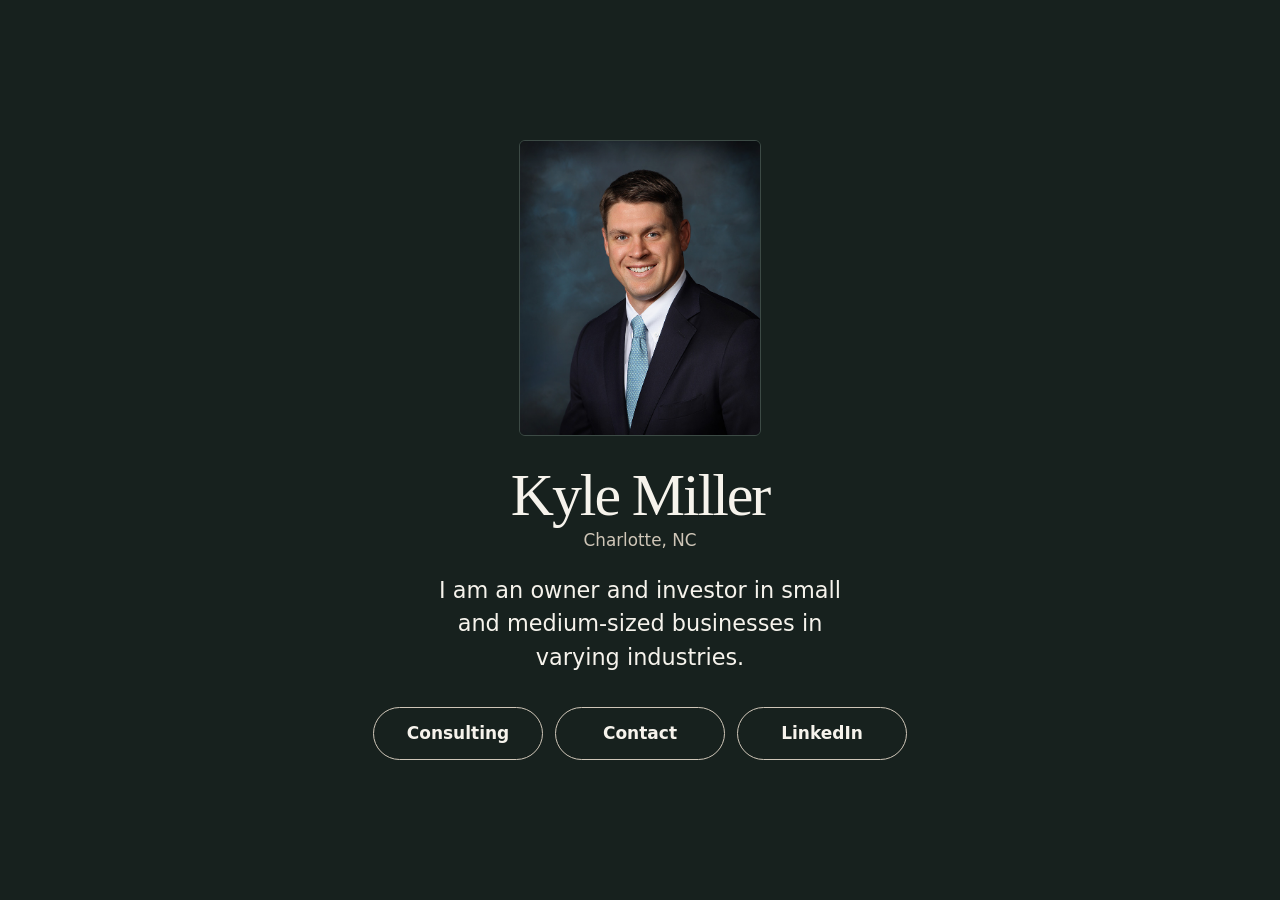
<file: index.html>
<!DOCTYPE html>
<html lang="en">
  <head>
    <meta charset="utf-8">
    <meta name="viewport" content="width=device-width, initial-scale=1">
    <title>Kyle Miller</title>
    <meta name="description" content="Kyle Miller is an owner and investor in small and medium-sized businesses in varying industries, based in Charlotte, NC.">
    <link rel="canonical" href="https://kdmhq.com/">
    <meta property="og:type" content="website">
    <meta property="og:title" content="Kyle Miller">
    <meta property="og:description" content="Kyle Miller is an owner and investor in small and medium-sized businesses in varying industries, based in Charlotte, NC.">
    <meta property="og:image" content="https://kdmhq.com/kyle-miller.jpg">
    <meta property="og:url" content="https://kdmhq.com/">
    <meta name="twitter:card" content="summary_large_image">
    <link rel="icon" href="favicon.svg" type="image/svg+xml">
    <link rel="apple-touch-icon" href="apple-touch-icon.png">
    <link rel="stylesheet" href="styles.css">
    <style>
      body.home { margin: 0; min-height: 100vh; background: var(--rail); display: flex; align-items: center; justify-content: center; }
      .home main { width: 100%; max-width: 40rem; padding: 3rem 1.5rem; box-sizing: border-box; text-align: center; color: var(--rail-ink); }
      .home img { width: 15rem; max-width: 70%; height: auto; border-radius: 6px; border: 1px solid var(--rail-line); }
      .home h1 { font-family: var(--font-display); font-weight: 400; font-size: clamp(2.5rem, 7vw, 3.75rem); margin: 1.5rem 0 0.25rem; }
      .home .where { color: var(--rail-muted); font-size: 1.05rem; margin: 0 0 1.25rem; }
      .home .intro { font-size: clamp(1.15rem, 2.6vw, 1.4rem); line-height: 1.5; margin: 0 auto 2rem; max-width: 32rem; }
      .home nav { display: flex; flex-wrap: wrap; gap: 0.75rem; justify-content: center; }
      .home nav a { display: inline-block; min-width: 8rem; padding: 0.75rem 1.25rem; border: 1px solid var(--rail-muted); border-radius: 999px; color: var(--rail-ink); text-decoration: none; font-weight: 600; }
      .home nav a:hover, .home nav a:focus-visible { background: var(--paper); color: var(--rail); }
    </style>
  </head>
  <body class="home">
    <main>
      <img src="kyle-miller.jpg" alt="Kyle Miller" width="675" height="825" fetchpriority="high">
      <h1>Kyle Miller</h1>
      <p class="where">Charlotte, NC</p>
      <p class="intro">I am an owner and investor in small and medium-sized businesses in varying industries.</p>
      <nav aria-label="Primary">
        <a href="consulting/">Consulting</a>
        <a href="contact/">Contact</a>
        <a href="https://www.linkedin.com/in/kylemillerclt">LinkedIn</a>
      </nav>
    </main>
  </body>
</html>
</file>
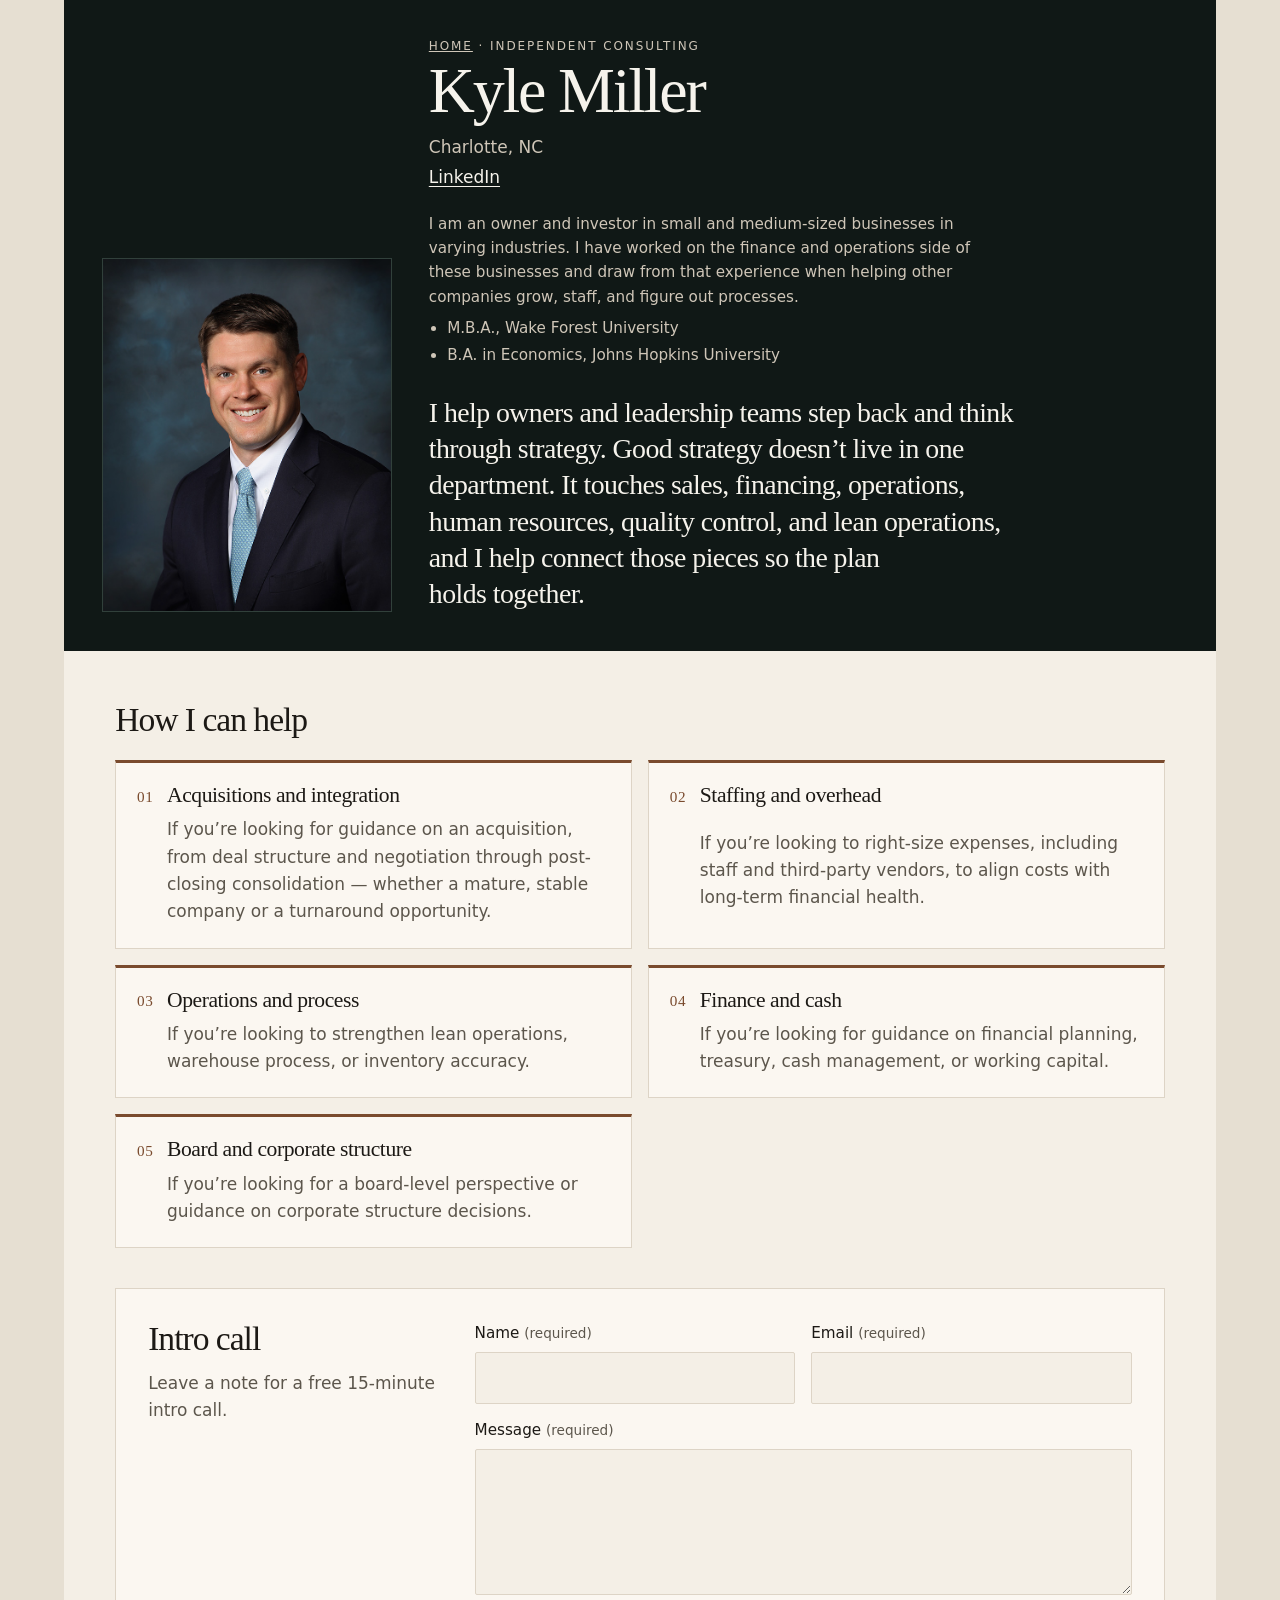
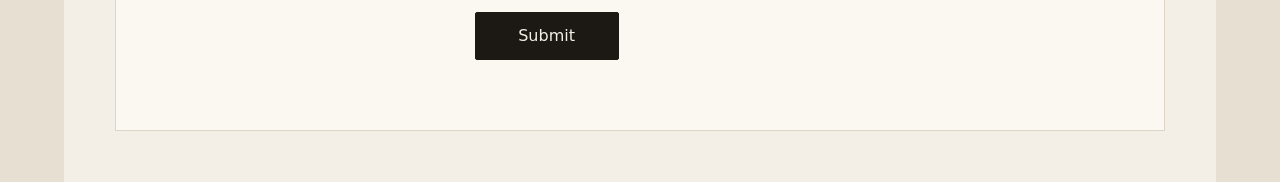
<file: consulting/index.html>
<!DOCTYPE html>
<html lang="en">
  <head>
    <meta charset="utf-8">
    <meta name="viewport" content="width=device-width, initial-scale=1">
    <title>Kyle Miller: CFO, Owner &amp; Investor, Consulting</title>
    <meta name="description" content="Kyle Miller is an owner and investor in small and medium-sized businesses who draws on finance and operations experience to help companies grow, staff, and improve processes.">
    <link rel="canonical" href="https://kdmhq.com/consulting/">
    <meta property="og:type" content="website">
    <meta property="og:title" content="Kyle Miller: CFO, Owner &amp; Investor, Consulting">
    <meta property="og:description" content="Kyle Miller is an owner and investor in small and medium-sized businesses who draws on finance and operations experience to help companies grow, staff, and improve processes.">
    <meta property="og:image" content="https://kdmhq.com/kyle-miller.jpg">
    <meta property="og:url" content="https://kdmhq.com/consulting/">
    <meta name="twitter:card" content="summary_large_image">
    <link rel="icon" href="../favicon.svg" type="image/svg+xml">
    <link rel="apple-touch-icon" href="../apple-touch-icon.png">
    <link rel="stylesheet" href="../styles.css">
  </head>
  <body>
    <div class="page">
      <header class="hero">
        <img src="../kyle-miller.jpg" alt="Kyle Miller" width="675" height="825" fetchpriority="high">
        <div class="hero-copy">
          <p class="kicker"><a href="../" style="color: inherit;">Home</a> · Independent consulting</p>
          <h1>Kyle Miller</h1>
          <p class="where">Charlotte, NC</p>
          <p class="profile"><a href="https://www.linkedin.com/in/kylemillerclt">LinkedIn</a></p>
          <p class="credentials">I am an owner and investor in small and medium-sized businesses in varying industries. I have worked on the finance and operations side of these businesses and draw from that experience when helping other companies grow, staff, and figure out processes.</p>
          <ul class="degrees">
            <li>M.B.A., Wake Forest University</li>
            <li>B.A. in Economics, Johns Hopkins University</li>
          </ul>
          <p class="lead">I help owners and leadership teams step back and think through strategy. Good strategy doesn’t live in one department. It touches sales, financing, operations, human resources, quality control, and lean operations, and I help connect those pieces so the plan holds together.</p>
        </div>
      </header>

      <main>
        <section class="ways" aria-labelledby="ways-heading">
          <h2 id="ways-heading">How I can help</h2>
          <ul>
            <li>
              <p class="index" aria-hidden="true">01</p>
              <h3>Acquisitions and integration</h3>
              <p>If you’re looking for guidance on an acquisition, from deal structure and negotiation through post-closing consolidation — whether a mature, stable company or a turnaround opportunity.</p>
            </li>
            <li>
              <p class="index" aria-hidden="true">02</p>
              <h3>Staffing and overhead</h3>
              <p>If you’re looking to right-size expenses, including staff and third-party vendors, to align costs with long-term financial health.</p>
            </li>
            <li>
              <p class="index" aria-hidden="true">03</p>
              <h3>Operations and process</h3>
              <p>If you’re looking to strengthen lean operations, warehouse process, or inventory accuracy.</p>
            </li>
            <li>
              <p class="index" aria-hidden="true">04</p>
              <h3>Finance and cash</h3>
              <p>If you’re looking for guidance on financial planning, treasury, cash management, or working capital.</p>
            </li>
            <li>
              <p class="index" aria-hidden="true">05</p>
              <h3>Board and corporate structure</h3>
              <p>If you’re looking for a board-level perspective or guidance on corporate structure decisions.</p>
            </li>
          </ul>
        </section>


        <section class="contact" aria-labelledby="contact-heading">
          <div class="contact-intro">
            <h2 id="contact-heading">Intro call</h2>
            <p>Leave a note for a free 15-minute intro call.</p>
          </div>
          <form id="contact" method="post" action="https://api.web3forms.com/submit">
            <input type="hidden" name="access_key" value="b184a59a-7b9f-4246-9d53-760a24d50055">
            <input type="hidden" name="from_name" value="Kyle Miller consulting site">
            <input type="hidden" name="subject" value="Consulting site inquiry">
            <input type="checkbox" name="botcheck" class="hidden" style="display: none;" tabindex="-1" autocomplete="off" aria-hidden="true">
            <div class="fields">
              <div class="field">
                <label for="name">Name <span class="req">(required)</span></label>
                <input id="name" name="name" type="text" autocomplete="name" enterkeyhint="next" required aria-errormessage="name-error">
                <p id="name-error" class="error">Name is required.</p>
              </div>
              <div class="field">
                <label for="email">Email <span class="req">(required)</span></label>
                <input id="email" name="email" type="email" autocomplete="email" enterkeyhint="next" required aria-errormessage="email-error">
                <p id="email-error" class="error">Enter an email address.</p>
              </div>
              <div class="field field-message">
                <label for="message">Message <span class="req">(required)</span></label>
                <textarea id="message" name="message" rows="5" enterkeyhint="done" required aria-errormessage="message-error"></textarea>
                <p id="message-error" class="error">Message is required.</p>
              </div>
            </div>
            <button type="submit">Submit</button>
            <p id="form-status" role="status"></p>
          </form>
        </section>
      </main>
    </div>
    <script>
      (function () {
        const form = document.getElementById("contact");

        const syncInvalid = (control) => {
          if (!control.matches || !control.matches("input, textarea")) {
            return;
          }
          if (control.matches(":user-invalid")) {
            control.setAttribute("aria-invalid", "true");
          } else {
            control.removeAttribute("aria-invalid");
          }
        };

        form.addEventListener("blur", (event) => syncInvalid(event.target), true);
        form.addEventListener("invalid", (event) => syncInvalid(event.target), true);
        const status = document.getElementById("form-status");
        form.addEventListener("submit", async (event) => {
          event.preventDefault();
          const name = form.elements.name.value.trim();
          form.elements.subject.value = name ? "Consulting site inquiry: " + name : "Consulting site inquiry";
          const button = form.querySelector('button[type="submit"]');
          button.disabled = true;
          status.textContent = "Sending…";
          try {
            const response = await fetch(form.action, {
              method: "POST",
              headers: { Accept: "application/json" },
              body: new FormData(form)
            });
            const result = await response.json();
            if (response.ok && result.success) {
              form.reset();
              status.textContent = "Thanks — your note was sent. I’ll be in touch soon.";
            } else {
              status.textContent = "Sorry, something went wrong. Please try again.";
            }
          } catch (error) {
            status.textContent = "Sorry, something went wrong. Please try again.";
          } finally {
            button.disabled = false;
          }
        });

        form.addEventListener("input", (event) => {
          if (event.target.hasAttribute("aria-invalid")) {
            syncInvalid(event.target);
          }
        });
      }());
    </script>
  </body>
</html>
</file>
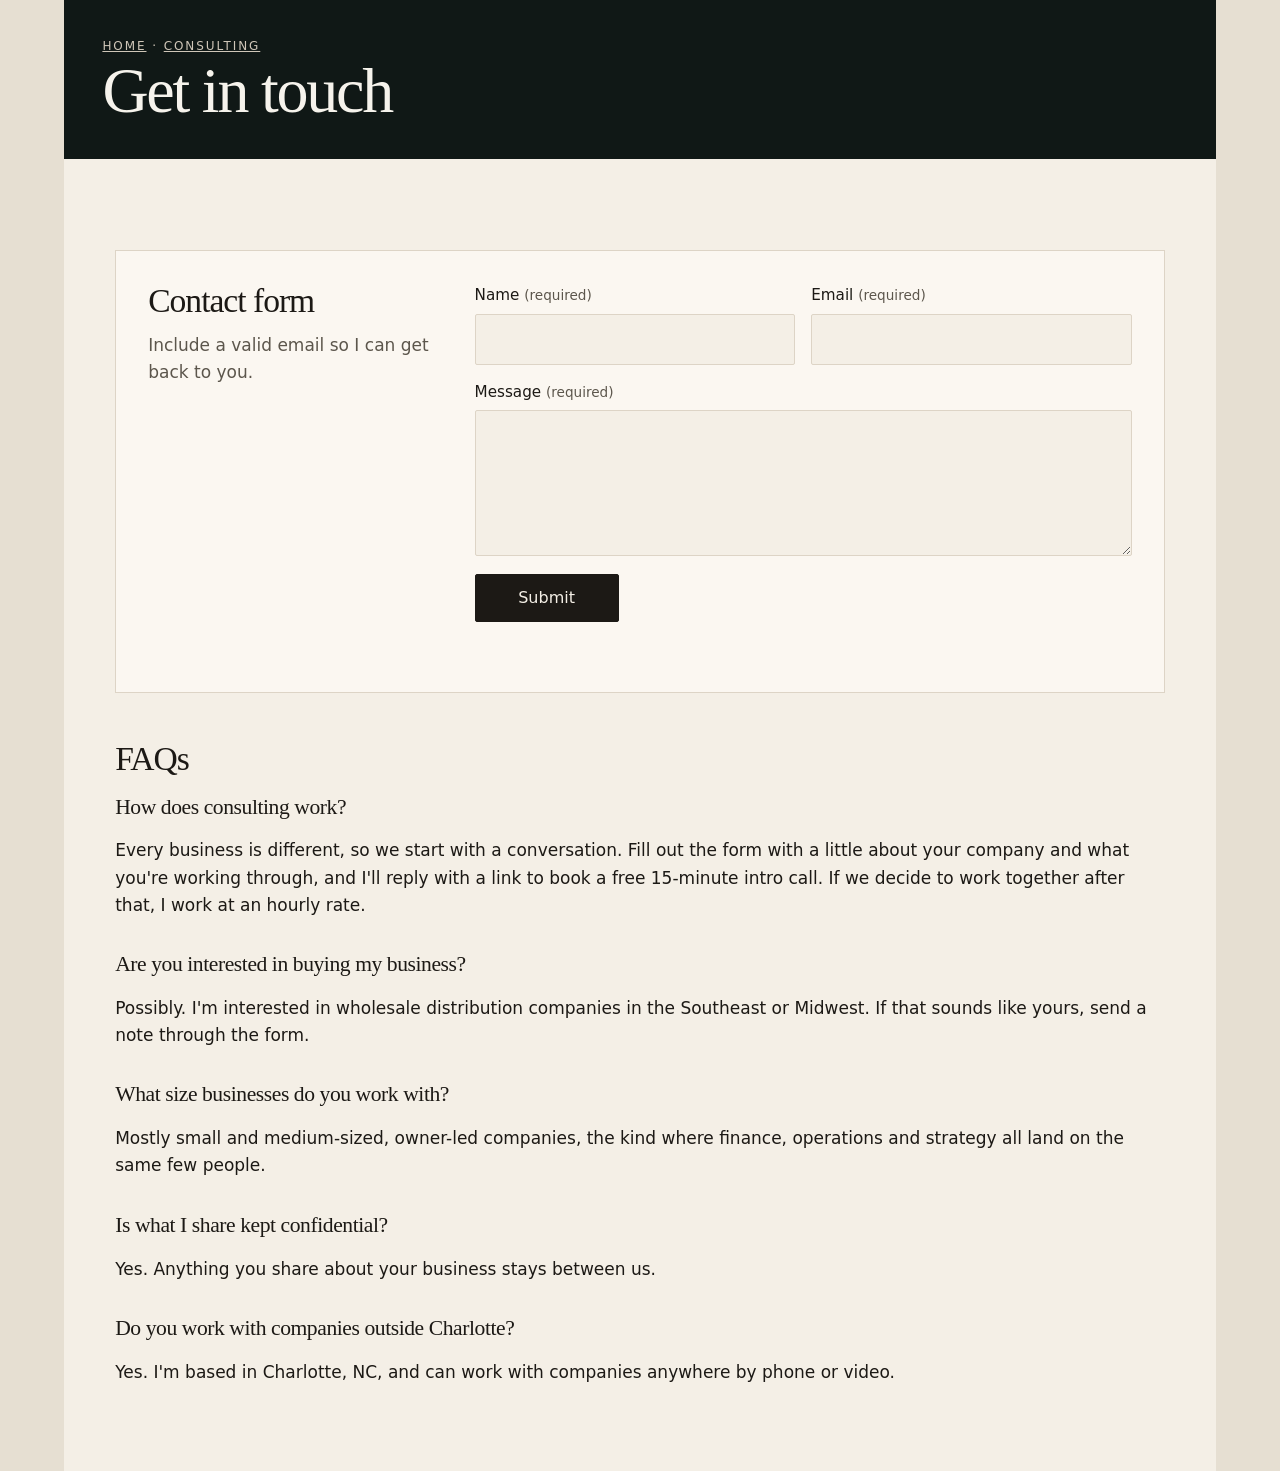
<file: contact/index.html>
<!DOCTYPE html>
<html lang="en">
  <head>
    <meta charset="utf-8">
    <meta name="viewport" content="width=device-width, initial-scale=1">
    <title>Contact: Kyle Miller</title>
    <meta name="description" content="Contact Kyle Miller.">
    <link rel="canonical" href="https://kdmhq.com/contact/">
    <meta property="og:type" content="website">
    <meta property="og:title" content="Contact: Kyle Miller">
    <meta property="og:description" content="Contact Kyle Miller.">
    <meta property="og:image" content="https://kdmhq.com/kyle-miller.jpg">
    <meta property="og:url" content="https://kdmhq.com/contact/">
    <meta name="twitter:card" content="summary_large_image">
    <link rel="icon" href="../favicon.svg" type="image/svg+xml">
    <link rel="apple-touch-icon" href="../apple-touch-icon.png">
    <link rel="stylesheet" href="../styles.css">
  </head>
  <body>
    <div class="page">
      <header class="hero" style="grid-template-columns: 1fr;">
        <div class="hero-copy">
          <p class="kicker"><a href="../" style="color: inherit;">Home</a> · <a href="../consulting/" style="color: inherit;">Consulting</a></p>
          <h1>Get in touch</h1>
        </div>
      </header>
      <main>
        <section class="contact" aria-labelledby="contact-heading">
          <div class="contact-intro">
            <h2 id="contact-heading">Contact form</h2>
            <p>Include a valid email so I can get back to you.</p>
          </div>
          <form id="contact" method="post" action="https://api.web3forms.com/submit">
            <input type="hidden" name="access_key" value="b184a59a-7b9f-4246-9d53-760a24d50055">
            <input type="hidden" name="from_name" value="Kyle Miller consulting site">
            <input type="hidden" name="subject" value="Consulting site inquiry">
            <input type="checkbox" name="botcheck" class="hidden" style="display: none;" tabindex="-1" autocomplete="off" aria-hidden="true">
            <div class="fields">
              <div class="field">
                <label for="name">Name <span class="req">(required)</span></label>
                <input id="name" name="name" type="text" autocomplete="name" enterkeyhint="next" required aria-errormessage="name-error">
                <p id="name-error" class="error">Name is required.</p>
              </div>
              <div class="field">
                <label for="email">Email <span class="req">(required)</span></label>
                <input id="email" name="email" type="email" autocomplete="email" enterkeyhint="next" required aria-errormessage="email-error">
                <p id="email-error" class="error">Enter an email address.</p>
              </div>
              <div class="field field-message">
                <label for="message">Message <span class="req">(required)</span></label>
                <textarea id="message" name="message" rows="5" enterkeyhint="done" required aria-errormessage="message-error"></textarea>
                <p id="message-error" class="error">Message is required.</p>
              </div>
            </div>
            <button type="submit">Submit</button>
            <p id="form-status" role="status"></p>
          </form>
        </section>

        <section class="faq" aria-labelledby="faq-heading" style="margin-top: 3rem;">
          <h2 id="faq-heading">FAQs</h2>
          <ul style="list-style: none; padding: 0; display: grid; gap: 1rem;">
            <li>
              <h3>How does consulting work?</h3>
              <p>Every business is different, so we start with a conversation. Fill out the form with a little about your company and what you're working through, and I'll reply with a link to book a free 15-minute intro call. If we decide to work together after that, I work at an hourly rate.</p>
            </li>
            <li>
              <h3>Are you interested in buying my business?</h3>
              <p>Possibly. I'm interested in wholesale distribution companies in the Southeast or Midwest. If that sounds like yours, send a note through the form.</p>
            </li>
            <li>
              <h3>What size businesses do you work with?</h3>
              <p>Mostly small and medium-sized, owner-led companies, the kind where finance, operations and strategy all land on the same few people.</p>
            </li>
            <li>
              <h3>Is what I share kept confidential?</h3>
              <p>Yes. Anything you share about your business stays between us.</p>
            </li>
            <li>
              <h3>Do you work with companies outside Charlotte?</h3>
              <p>Yes. I'm based in Charlotte, NC, and can work with companies anywhere by phone or video.</p>
            </li>
          </ul>
        </section>
      </main>
    </div>
    <script>
      (function () {
        const form = document.getElementById("contact");

        const syncInvalid = (control) => {
          if (!control.matches || !control.matches("input, textarea")) {
            return;
          }
          if (control.matches(":user-invalid")) {
            control.setAttribute("aria-invalid", "true");
          } else {
            control.removeAttribute("aria-invalid");
          }
        };

        form.addEventListener("blur", (event) => syncInvalid(event.target), true);
        form.addEventListener("invalid", (event) => syncInvalid(event.target), true);
        const status = document.getElementById("form-status");
        form.addEventListener("submit", async (event) => {
          event.preventDefault();
          const name = form.elements.name.value.trim();
          form.elements.subject.value = name ? "Consulting site inquiry: " + name : "Consulting site inquiry";
          const button = form.querySelector('button[type="submit"]');
          button.disabled = true;
          status.textContent = "Sending…";
          try {
            const response = await fetch(form.action, {
              method: "POST",
              headers: { Accept: "application/json" },
              body: new FormData(form)
            });
            const result = await response.json();
            if (response.ok && result.success) {
              form.reset();
              status.textContent = "Thanks — your note was sent. I’ll be in touch soon.";
            } else {
              status.textContent = "Sorry, something went wrong. Please try again.";
            }
          } catch (error) {
            status.textContent = "Sorry, something went wrong. Please try again.";
          } finally {
            button.disabled = false;
          }
        });

        form.addEventListener("input", (event) => {
          if (event.target.hasAttribute("aria-invalid")) {
            syncInvalid(event.target);
          }
        });
      }());
    </script>
  </body>
</html>
</file>
<file: styles.css>
:root {
  color-scheme: light;
  --paper: #f4efe6;
  --ink: #1c1915;
  --muted: #5c564c;
  --line: #ddd4c6;
  --card: #fbf7f1;
  --accent: #7a4b2e;
  --error: #8d2f2a;
  --rail: #17211e;
  --rail-ink: #f6f3ec;
  --rail-muted: #cfc6b8;
  --rail-line: #3c4a45;
  --surround: #e6dfd2;
  --font-display: "Iowan Old Style", "Palatino Linotype", Palatino, Georgia, serif;
  --font-body: ui-sans-serif, system-ui, sans-serif;
}

@supports (color: light-dark(black, white)) {
  :root {
    color-scheme: light dark;
    --paper: light-dark(#f4efe6, #141311);
    --ink: light-dark(#1c1915, #f3efe6);
    --muted: light-dark(#5c564c, #b7b0a4);
    --line: light-dark(#ddd4c6, #3a342c);
    --card: light-dark(#fbf7f1, #1c1916);
    --accent: light-dark(#7a4b2e, #e0b48a);
    --error: light-dark(#8d2f2a, #f0b4ae);
    --rail: light-dark(#17211e, #101816);
    --rail-line: light-dark(#3c4a45, #31403b);
    --surround: light-dark(#e6dfd2, #0c0b0a);
  }
}

@media (forced-colors: active) {
  :root {
    --paper: Canvas;
    --ink: CanvasText;
    --muted: CanvasText;
    --line: CanvasText;
    --card: Canvas;
    --accent: CanvasText;
    --error: CanvasText;
    --rail: Canvas;
    --rail-ink: CanvasText;
    --rail-muted: CanvasText;
    --rail-line: CanvasText;
    --surround: Canvas;
  }
}

html {
  background: var(--surround);
}

body {
  margin: 0;
  min-block-size: 100dvb;
  background: var(--surround);
  color: var(--ink);
  font-family: var(--font-body);
  font-size: 1.0625rem;
  line-height: 1.6;
  scrollbar-color: var(--muted) var(--surround);
}

::selection {
  background: var(--accent);
  color: var(--paper);
}

h1,
h2,
h3 {
  text-wrap: balance;
}

p,
li {
  text-wrap: pretty;
}

.page {
  max-inline-size: 72rem;
  margin-inline: auto;
  background: var(--paper);
  min-block-size: 100dvb;
}

.hero {
  display: grid;
  grid-template-columns: 18rem minmax(0, 1fr);
  gap: clamp(1.5rem, 3vw, 3rem);
  align-items: end;
  padding: clamp(1.5rem, 3vw, 2.75rem);
  background: var(--rail);
  color: var(--rail-ink);
  color-scheme: dark;
}

.hero img {
  inline-size: 100%;
  block-size: auto;
  aspect-ratio: 675 / 825;
  object-fit: cover;
  object-position: center 18%;
  border: 1px solid var(--rail-line);
}

.kicker {
  margin: 0;
  color: var(--rail-muted);
  font-size: 0.75rem;
  letter-spacing: 0.16em;
  line-height: 1.4;
  text-transform: uppercase;
}

h1 {
  margin: 0.4rem 0 0;
  color: var(--rail-ink);
  font-family: var(--font-display);
  font-size: clamp(3rem, 1.6rem + 3vw, 4.75rem);
  font-weight: 500;
  letter-spacing: -0.035em;
  line-height: 0.92;
}

.where,
.profile,
.credentials,
.lead {
  margin: 0;
}

.where {
  margin-block-start: 0.85rem;
  color: var(--rail-muted);
}

.profile {
  margin-block-start: 0.2rem;
}

.profile a {
  color: var(--rail-ink);
  text-underline-offset: 0.2em;
}

.credentials {
  margin-block-start: 1.25rem;
  max-inline-size: 36rem;
  color: var(--rail-muted);
  font-size: 0.95rem;
}

.degrees {
  margin: 0.45rem 0 0;
  padding-inline-start: 1.15rem;
  max-inline-size: 36rem;
  color: var(--rail-muted);
  font-size: 0.95rem;
}

.degrees li:not(:first-child) {
  margin-block-start: 0.15rem;
}

.lead {
  margin-block-start: 1.75rem;
  max-inline-size: 38rem;
  color: var(--rail-ink);
  font-family: var(--font-display);
  font-size: clamp(1.45rem, 1.1rem + 0.8vw, 1.85rem);
  font-weight: 500;
  letter-spacing: -0.02em;
  line-height: 1.3;
}

main {
  box-sizing: border-box;
  padding: clamp(2rem, 4vw, 3.5rem);
}

h2 {
  margin: 0;
  font-family: var(--font-display);
  font-size: clamp(1.8rem, 1.3rem + 1vw, 2.4rem);
  font-weight: 500;
  letter-spacing: -0.03em;
  line-height: 1.1;
}

.ways ul {
  display: grid;
  grid-template-columns: 1fr 1fr;
  gap: 1rem;
  margin: 1.35rem 0 0;
  padding: 0;
  list-style: none;
}

.ways li {
  display: grid;
  grid-template-columns: auto minmax(0, 1fr);
  grid-template-rows: auto auto;
  column-gap: 0.85rem;
  margin: 0;
  padding: 1.25rem 1.3rem 1.4rem;
  border: 1px solid var(--line);
  border-block-start: 3px solid var(--accent);
  background: var(--card);
}

.index {
  grid-row: 1 / span 2;
  margin: 0.1rem 0 0;
  color: var(--accent);
  font-family: var(--font-display);
  font-size: 0.95rem;
  font-variant-numeric: tabular-nums;
  letter-spacing: 0.04em;
}

h3 {
  margin: 0;
  font-family: var(--font-display);
  font-size: 1.35rem;
  font-weight: 500;
  letter-spacing: -0.02em;
  line-height: 1.2;
}

.ways li p:not(.index) {
  grid-column: 2;
  margin: 0.45rem 0 0;
  color: var(--muted);
}

.later {
  margin: 1.5rem 0 0;
  color: var(--muted);
  font-size: 0.95rem;
}

.contact {
  display: grid;
  grid-template-columns: minmax(12rem, 18rem) minmax(0, 1fr);
  gap: clamp(1.25rem, 3vw, 2.5rem);
  margin-block-start: 2.5rem;
  padding: clamp(1.25rem, 3vw, 2rem);
  border: 1px solid var(--line);
  background: var(--card);
}

.contact-intro p {
  margin: 0.75rem 0 0;
  color: var(--muted);
}

.fields {
  display: grid;
  grid-template-columns: 1fr 1fr;
  gap: 0.9rem 1rem;
}

.field-message {
  grid-column: 1 / -1;
}

label {
  display: block;
  margin-block-end: 0.4rem;
  font-size: 0.95rem;
}

.req {
  color: var(--muted);
  font-size: 0.85rem;
}

input,
textarea,
button {
  box-sizing: border-box;
  font: inherit;
  font-size: 1rem;
}

input,
textarea {
  display: block;
  inline-size: 100%;
  border: 1px solid var(--line);
  border-radius: 2px;
  background: var(--paper);
  color: var(--ink);
  padding: 0.75rem 0.85rem;
}

input {
  min-block-size: 3rem;
}

textarea {
  resize: vertical;
  min-block-size: 8.5rem;
  line-height: 1.5;
}

.field :user-invalid {
  border-color: var(--error);
  border-inline-start-width: 3px;
}

.error {
  display: none;
  margin: 0.35rem 0 0;
  color: var(--error);
  font-size: 0.875rem;
}

.field :user-invalid + .error {
  display: block;
}

button {
  margin-block-start: 1.1rem;
  min-inline-size: 9rem;
  min-block-size: 3rem;
  padding-inline: 1.35rem;
  border: 1px solid var(--ink);
  border-radius: 2px;
  background: var(--ink);
  color: var(--paper);
}

a:focus-visible,
button:focus-visible,
input:focus-visible,
textarea:focus-visible {
  outline: 2px solid currentColor;
  outline-offset: 3px;
}

#form-status {
  margin: 0.85rem 0 0;
  min-block-size: 1.5rem;
}

@media (pointer: coarse) {
  .profile a {
    display: inline-block;
    padding-block: 0.4rem;
    min-block-size: 1.5rem;
  }

  input,
  button {
    min-block-size: 3.25rem;
  }
}

@media (max-width: 52rem) {
  html,
  body {
    background: var(--paper);
  }

  .page {
    max-inline-size: none;
  }

  .hero {
    grid-template-columns: 1fr;
    gap: 1rem;
    padding: 1.35rem 1.15rem 1.6rem;
  }

  .hero img {
    inline-size: 8.5rem;
  }

  h1 {
    font-size: clamp(2.4rem, 1.3rem + 4vw, 3.2rem);
  }

  .lead {
    margin-block-start: 1.15rem;
    font-size: 1.28rem;
  }

  .credentials {
    margin-block-start: 0.85rem;
  }

  main {
    padding: 1.6rem 1.15rem 2.5rem;
  }

  .ways ul,
  .fields,
  .contact {
    grid-template-columns: 1fr;
  }

  button {
    inline-size: 100%;
  }
}

/* Homepage buttons: all three identical outlined style, explicit colors so dark mode / iOS can't recolor */
html body.home nav a,
html body.home nav a:link,
html body.home nav a:visited {
  -webkit-appearance: none;
  appearance: none;
  color-scheme: light;
  background-color: transparent;
  color: #f6f3ec;
  -webkit-text-fill-color: #f6f3ec;
  border: 1px solid #cfc6b8;
}
html body.home nav a:hover,
html body.home nav a:focus-visible,
html body.home nav a:active {
  background-color: #f4efe6;
  color: #17211e;
  -webkit-text-fill-color: #17211e;
  border-color: #f4efe6;
}
</file>
